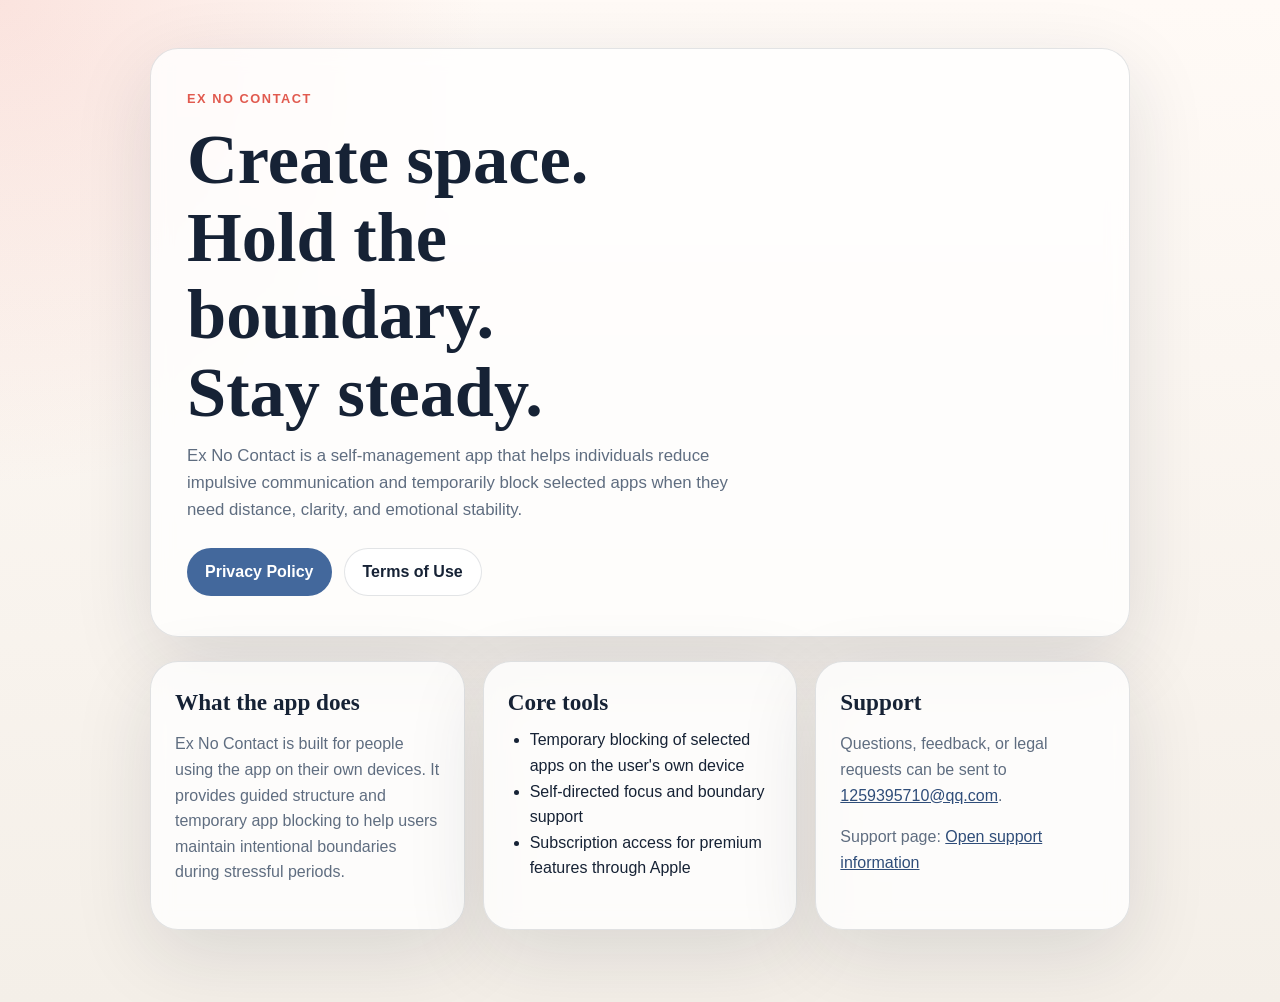
<file: index.html>
<!doctype html>
<html lang="en">
  <head>
    <meta charset="UTF-8" />
    <meta name="viewport" content="width=device-width, initial-scale=1.0" />
    <title>Ex No Contact</title>
    <meta
      name="description"
      content="Ex No Contact helps individuals create healthy boundaries and reduce impulsive app use during emotionally difficult periods."
    />
    <link rel="stylesheet" href="./styles.css" />
  </head>
  <body>
    <main class="page-shell">
      <section class="hero-card">
        <p class="eyebrow">Ex No Contact</p>
        <h1>Create space. Hold the boundary. Stay steady.</h1>
        <p class="lead">
          Ex No Contact is a self-management app that helps individuals reduce
          impulsive communication and temporarily block selected apps when they
          need distance, clarity, and emotional stability.
        </p>
        <div class="cta-row">
          <a class="button" href="./privacy.html">Privacy Policy</a>
          <a class="button button-secondary" href="./terms.html"
            >Terms of Use</a
          >
        </div>
      </section>

      <section class="content-grid">
        <article class="info-card">
          <h2>What the app does</h2>
          <p>
            Ex No Contact is built for people using the app on their own
            devices. It provides guided structure and temporary app blocking to
            help users maintain intentional boundaries during stressful periods.
          </p>
        </article>

        <article class="info-card">
          <h2>Core tools</h2>
          <ul>
            <li>Temporary blocking of selected apps on the user's own device</li>
            <li>Self-directed focus and boundary support</li>
            <li>Subscription access for premium features through Apple</li>
          </ul>
        </article>

        <article class="info-card">
          <h2>Support</h2>
          <p>
            Questions, feedback, or legal requests can be sent to
            <a href="mailto:1259395710@qq.com">1259395710@qq.com</a>.
          </p>
          <p>
            Support page:
            <a href="./support.html">Open support information</a>
          </p>
        </article>
      </section>
    </main>
  </body>
</html>
</file>
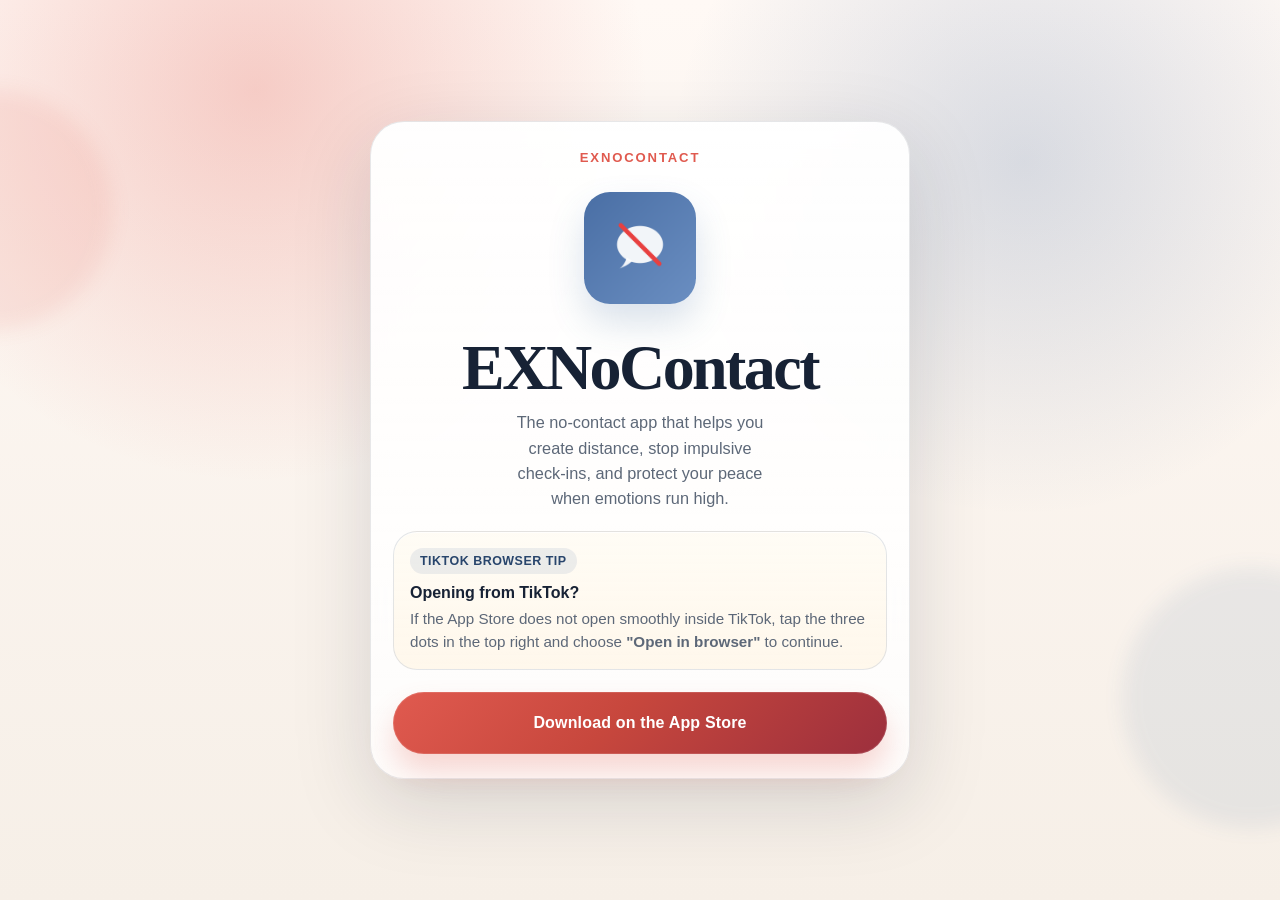
<file: bio.html>
<!doctype html>
<html lang="en">
  <head>
    <meta charset="UTF-8" />
    <meta name="viewport" content="width=device-width, initial-scale=1.0" />
    <title>EXNoContact | Download on the App Store</title>
    <meta
      name="description"
      content="Download EXNoContact on the App Store. Create distance, reduce impulsive contact, and hold your boundary with clarity."
    />
    <meta property="og:title" content="EXNoContact" />
    <meta
      property="og:description"
      content="Download EXNoContact on the App Store."
    />
    <meta property="og:image" content="./app-icon.png" />
    <link rel="stylesheet" href="./bio.css" />
  </head>
  <body>
    <main class="landing-shell">
      <div class="ambient ambient-one"></div>
      <div class="ambient ambient-two"></div>

      <section class="hero-panel">
        <p class="brand-kicker">EXNoContact</p>

        <div class="icon-pulse-wrap" aria-hidden="true">
          <div class="icon-pulse-ring ring-one"></div>
          <div class="icon-pulse-ring ring-two"></div>
          <img
            class="app-icon"
            src="./app-icon.png"
            alt="EXNoContact app icon"
          />
        </div>

        <h1>EXNoContact</h1>
        <p class="hero-copy">
          The no-contact app that helps you create distance, stop impulsive
          check-ins, and protect your peace when emotions run high.
        </p>

        <section class="notice-card" id="browserNotice">
          <div class="notice-badge" id="browserBadge">TikTok browser tip</div>
          <p class="notice-title" id="browserTitle">Opening from TikTok?</p>
          <p class="notice-copy" id="browserCopy">
            If the App Store does not open smoothly inside TikTok, tap the
            three dots in the top right and choose
            <strong>"Open in browser"</strong> to continue.
          </p>
        </section>

        <a
          class="download-button"
          href="https://apps.apple.com/app/ex-no-contact/id6761607996"
          target="_blank"
          rel="noopener noreferrer"
        >
          <span>Download on the App Store</span>
        </a>
      </section>
    </main>

    <script>
      const userAgent = navigator.userAgent || "";
      const browserNotice = document.getElementById("browserNotice");
      const browserBadge = document.getElementById("browserBadge");
      const browserTitle = document.getElementById("browserTitle");
      const browserCopy = document.getElementById("browserCopy");
      const isTikTokBrowser =
        /TikTok|musical_ly|BytedanceWebview|ByteLocale/i.test(userAgent);

      if (isTikTokBrowser) {
        browserNotice.classList.add("notice-card-active");
        browserBadge.textContent = "TikTok browser detected";
        browserTitle.textContent = "Having trouble opening the App Store?";
        browserCopy.innerHTML =
          'Tap the three dots in the top right and choose <strong>"Open in browser"</strong> to continue on the App Store.';
      }
    </script>
  </body>
</html>
</file>
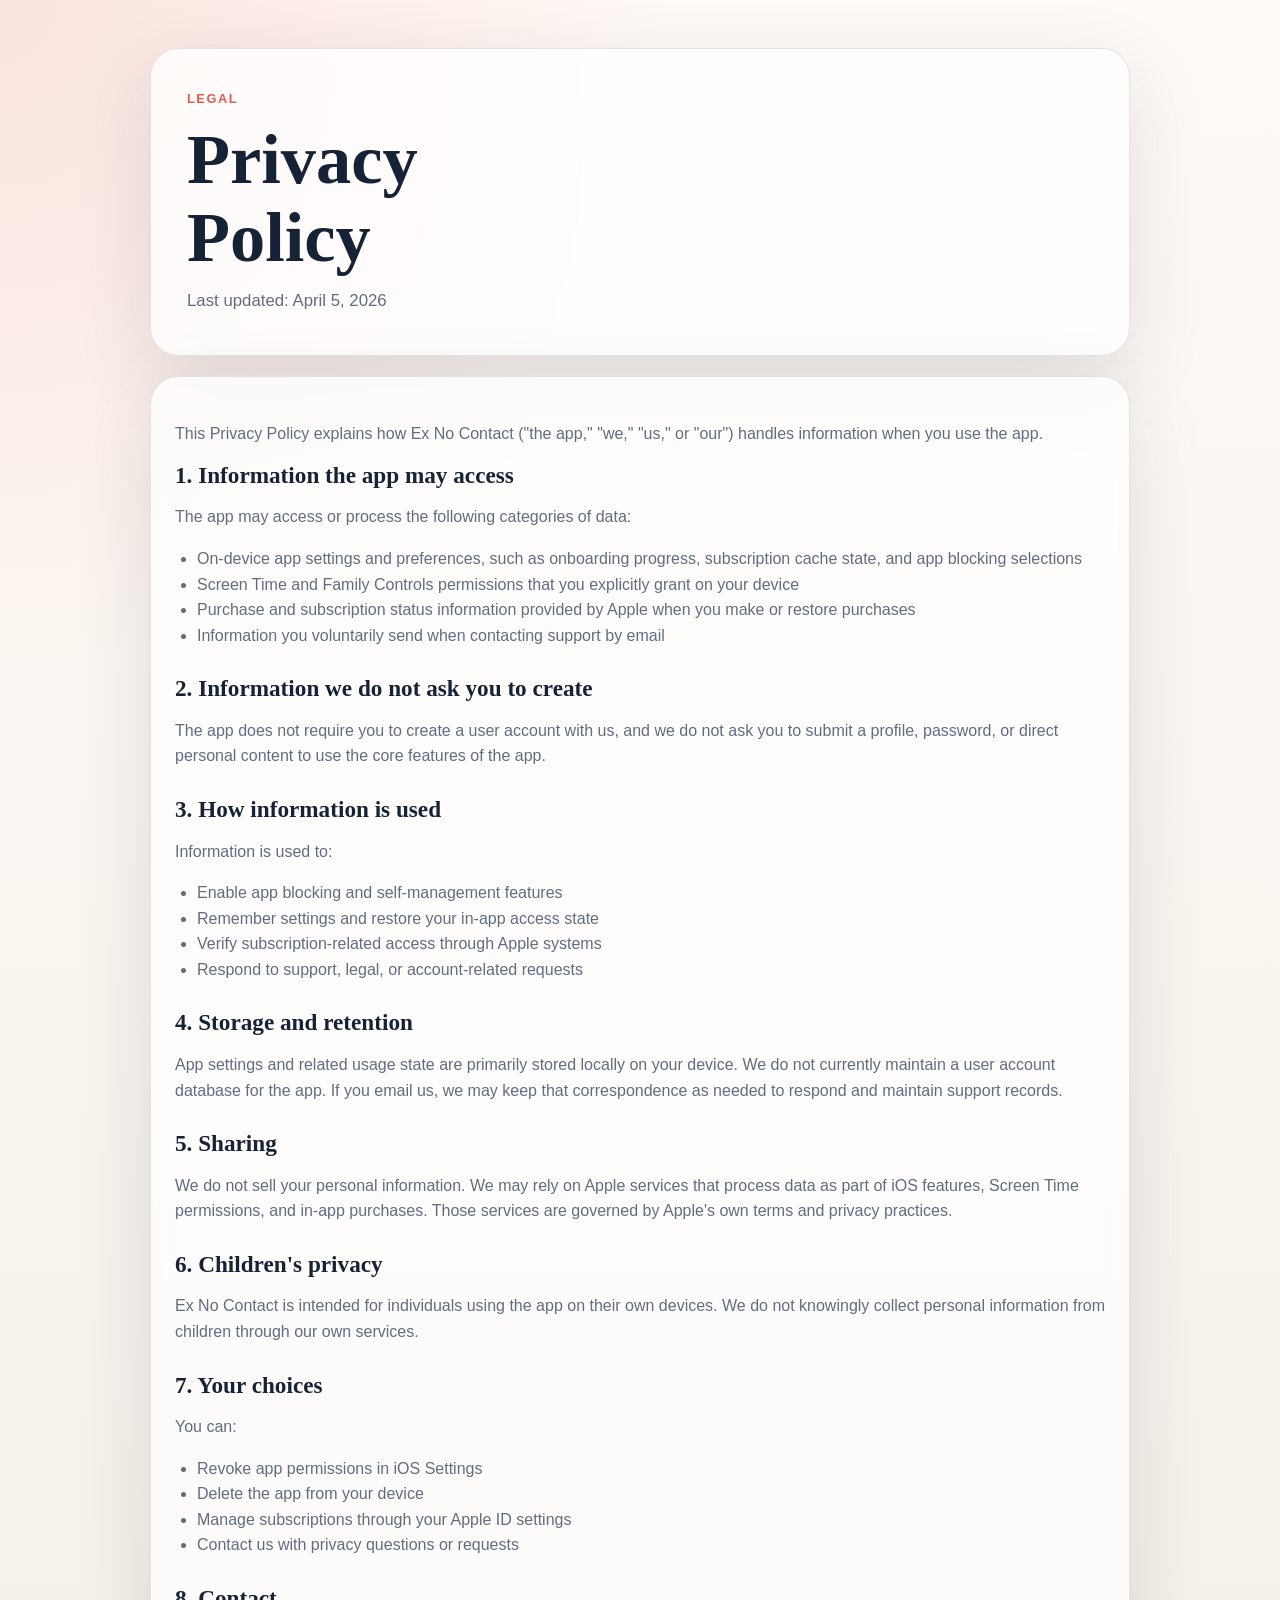
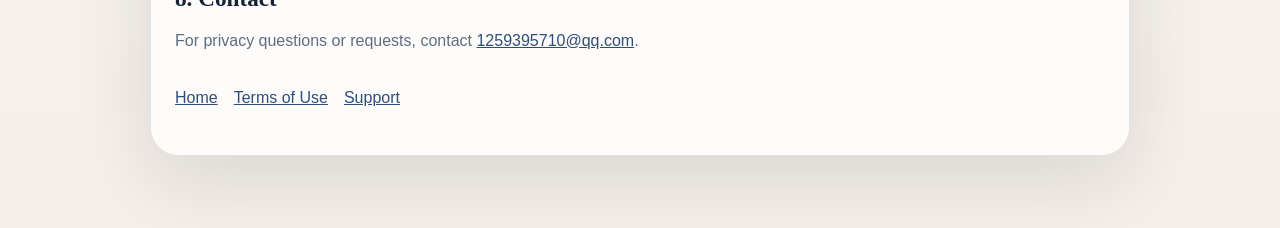
<file: privacy.html>
<!doctype html>
<html lang="en">
  <head>
    <meta charset="UTF-8" />
    <meta name="viewport" content="width=device-width, initial-scale=1.0" />
    <title>Ex No Contact Privacy Policy</title>
    <meta
      name="description"
      content="Privacy Policy for Ex No Contact."
    />
    <link rel="stylesheet" href="./styles.css" />
  </head>
  <body>
    <main class="page-shell">
      <section class="hero-card hero-card-compact">
        <p class="eyebrow">Legal</p>
        <h1>Privacy Policy</h1>
        <p class="lead">Last updated: April 5, 2026</p>
      </section>

      <section class="legal-card">
        <p>
          This Privacy Policy explains how Ex No Contact ("the app," "we," "us,"
          or "our") handles information when you use the app.
        </p>

        <h2>1. Information the app may access</h2>
        <p>The app may access or process the following categories of data:</p>
        <ul>
          <li>
            On-device app settings and preferences, such as onboarding progress,
            subscription cache state, and app blocking selections
          </li>
          <li>
            Screen Time and Family Controls permissions that you explicitly grant
            on your device
          </li>
          <li>
            Purchase and subscription status information provided by Apple when
            you make or restore purchases
          </li>
          <li>
            Information you voluntarily send when contacting support by email
          </li>
        </ul>

        <h2>2. Information we do not ask you to create</h2>
        <p>
          The app does not require you to create a user account with us, and we
          do not ask you to submit a profile, password, or direct personal
          content to use the core features of the app.
        </p>

        <h2>3. How information is used</h2>
        <p>Information is used to:</p>
        <ul>
          <li>Enable app blocking and self-management features</li>
          <li>Remember settings and restore your in-app access state</li>
          <li>Verify subscription-related access through Apple systems</li>
          <li>Respond to support, legal, or account-related requests</li>
        </ul>

        <h2>4. Storage and retention</h2>
        <p>
          App settings and related usage state are primarily stored locally on
          your device. We do not currently maintain a user account database for
          the app. If you email us, we may keep that correspondence as needed to
          respond and maintain support records.
        </p>

        <h2>5. Sharing</h2>
        <p>
          We do not sell your personal information. We may rely on Apple
          services that process data as part of iOS features, Screen Time
          permissions, and in-app purchases. Those services are governed by
          Apple's own terms and privacy practices.
        </p>

        <h2>6. Children's privacy</h2>
        <p>
          Ex No Contact is intended for individuals using the app on their own
          devices. We do not knowingly collect personal information from
          children through our own services.
        </p>

        <h2>7. Your choices</h2>
        <p>You can:</p>
        <ul>
          <li>Revoke app permissions in iOS Settings</li>
          <li>Delete the app from your device</li>
          <li>Manage subscriptions through your Apple ID settings</li>
          <li>Contact us with privacy questions or requests</li>
        </ul>

        <h2>8. Contact</h2>
        <p>
          For privacy questions or requests, contact
          <a href="mailto:1259395710@qq.com">1259395710@qq.com</a>.
        </p>

        <p class="legal-nav">
          <a href="./index.html">Home</a>
          <a href="./terms.html">Terms of Use</a>
          <a href="./support.html">Support</a>
        </p>
      </section>
    </main>
  </body>
</html>
</file>
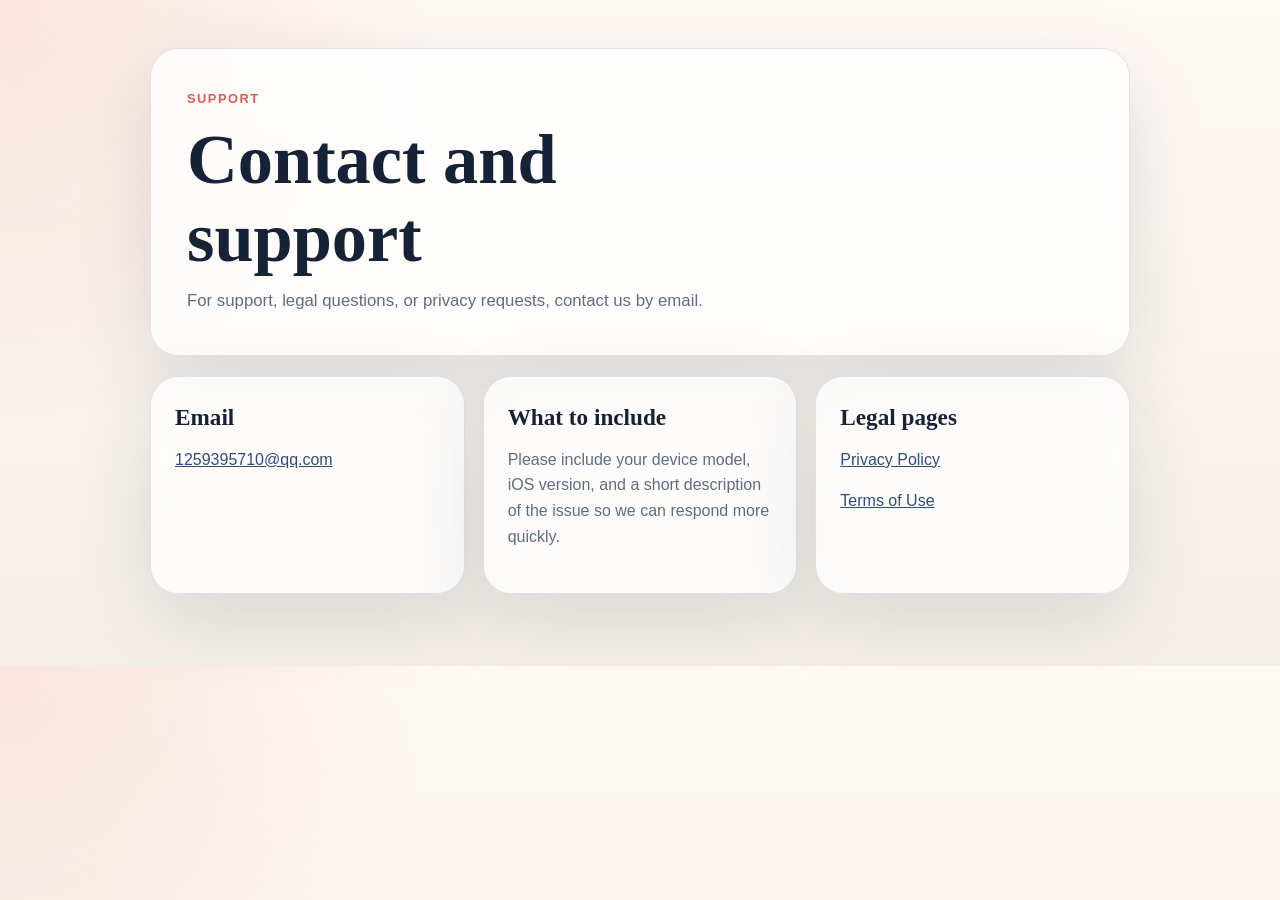
<file: support.html>
<!doctype html>
<html lang="en">
  <head>
    <meta charset="UTF-8" />
    <meta name="viewport" content="width=device-width, initial-scale=1.0" />
    <title>Ex No Contact Support</title>
    <meta name="description" content="Support information for Ex No Contact." />
    <link rel="stylesheet" href="./styles.css" />
  </head>
  <body>
    <main class="page-shell">
      <section class="hero-card hero-card-compact">
        <p class="eyebrow">Support</p>
        <h1>Contact and support</h1>
        <p class="lead">
          For support, legal questions, or privacy requests, contact us by email.
        </p>
      </section>

      <section class="content-grid">
        <article class="info-card">
          <h2>Email</h2>
          <p>
            <a href="mailto:1259395710@qq.com">1259395710@qq.com</a>
          </p>
        </article>

        <article class="info-card">
          <h2>What to include</h2>
          <p>
            Please include your device model, iOS version, and a short
            description of the issue so we can respond more quickly.
          </p>
        </article>

        <article class="info-card">
          <h2>Legal pages</h2>
          <p><a href="./privacy.html">Privacy Policy</a></p>
          <p><a href="./terms.html">Terms of Use</a></p>
        </article>
      </section>
    </main>
  </body>
</html>
</file>
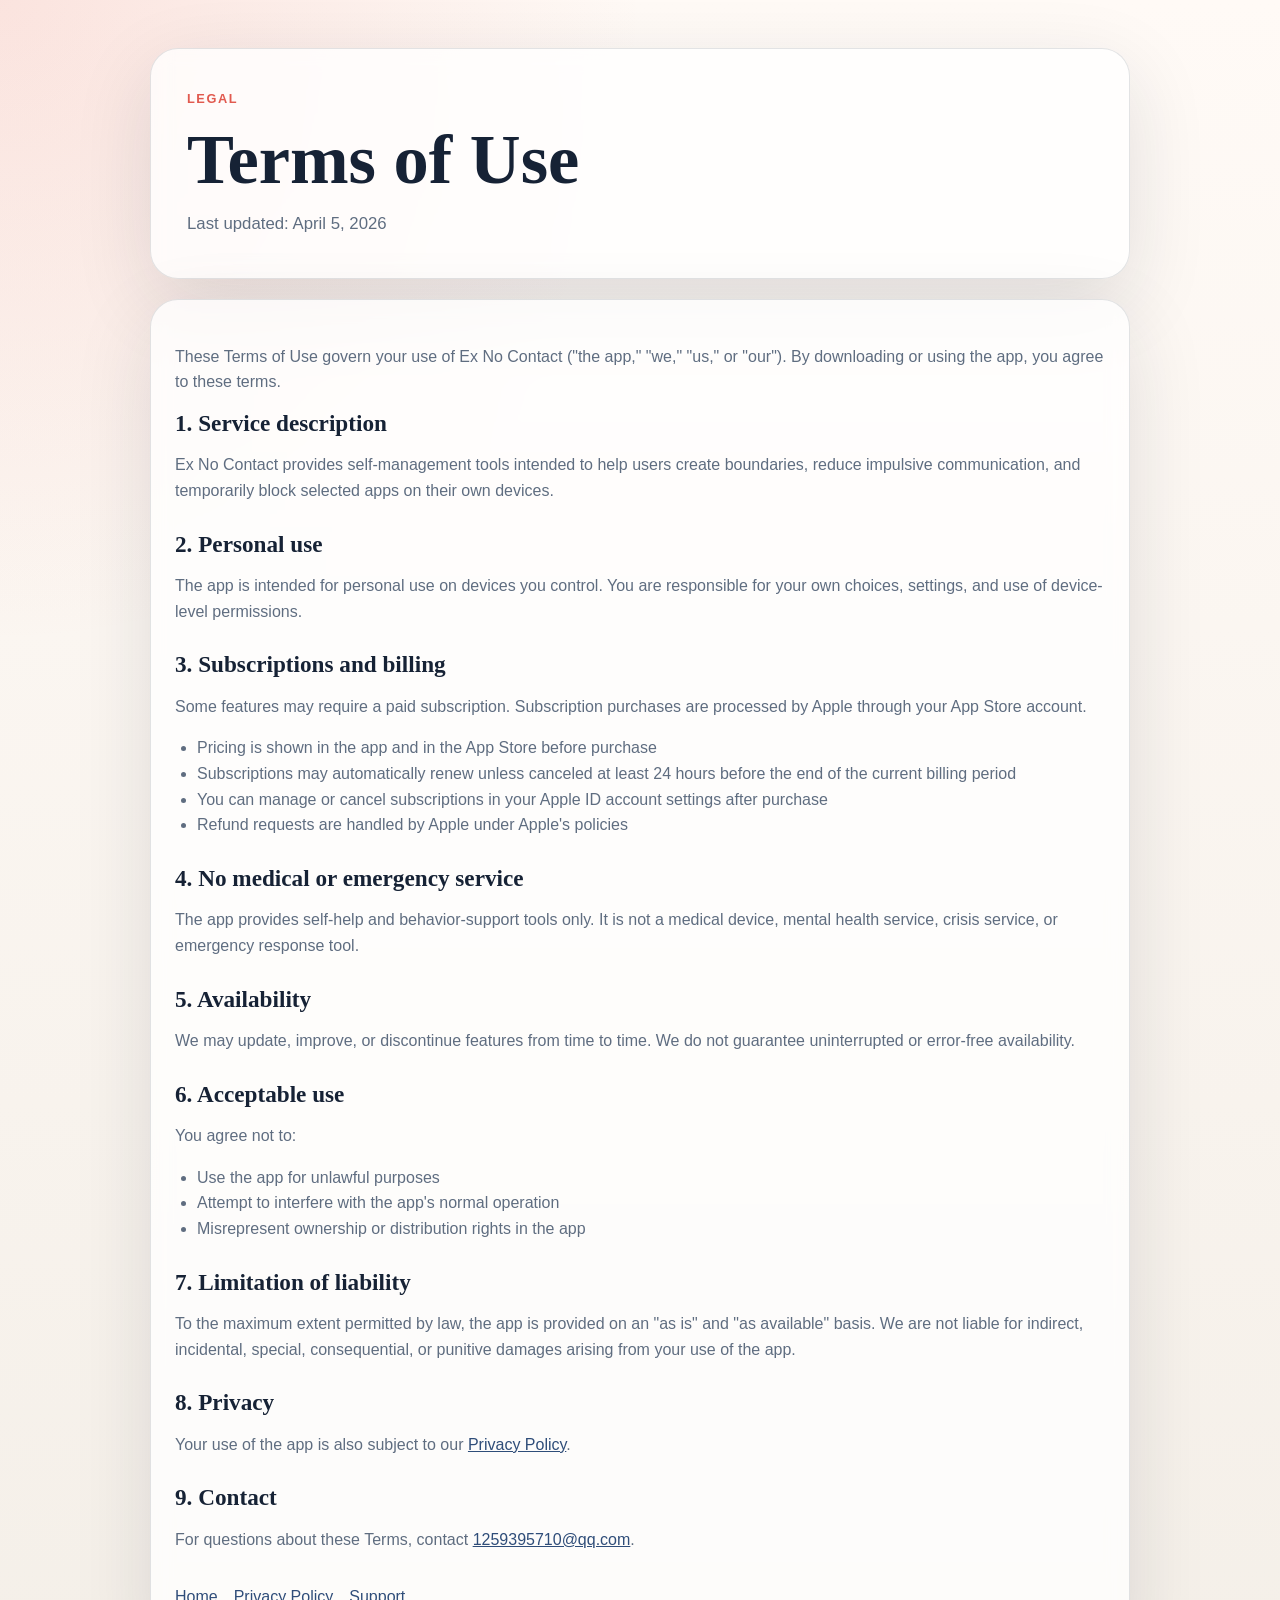
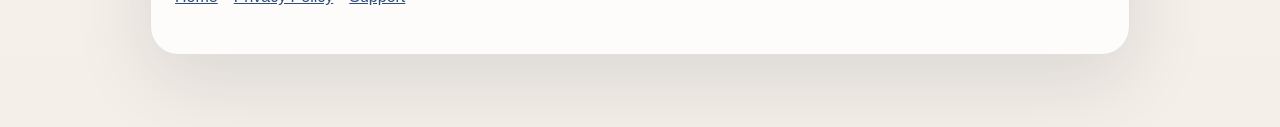
<file: terms.html>
<!doctype html>
<html lang="en">
  <head>
    <meta charset="UTF-8" />
    <meta name="viewport" content="width=device-width, initial-scale=1.0" />
    <title>Ex No Contact Terms of Use</title>
    <meta name="description" content="Terms of Use for Ex No Contact." />
    <link rel="stylesheet" href="./styles.css" />
  </head>
  <body>
    <main class="page-shell">
      <section class="hero-card hero-card-compact">
        <p class="eyebrow">Legal</p>
        <h1>Terms of Use</h1>
        <p class="lead">Last updated: April 5, 2026</p>
      </section>

      <section class="legal-card">
        <p>
          These Terms of Use govern your use of Ex No Contact ("the app," "we,"
          "us," or "our"). By downloading or using the app, you agree to these
          terms.
        </p>

        <h2>1. Service description</h2>
        <p>
          Ex No Contact provides self-management tools intended to help users
          create boundaries, reduce impulsive communication, and temporarily
          block selected apps on their own devices.
        </p>

        <h2>2. Personal use</h2>
        <p>
          The app is intended for personal use on devices you control. You are
          responsible for your own choices, settings, and use of device-level
          permissions.
        </p>

        <h2>3. Subscriptions and billing</h2>
        <p>
          Some features may require a paid subscription. Subscription purchases
          are processed by Apple through your App Store account.
        </p>
        <ul>
          <li>Pricing is shown in the app and in the App Store before purchase</li>
          <li>
            Subscriptions may automatically renew unless canceled at least 24
            hours before the end of the current billing period
          </li>
          <li>
            You can manage or cancel subscriptions in your Apple ID account
            settings after purchase
          </li>
          <li>Refund requests are handled by Apple under Apple's policies</li>
        </ul>

        <h2>4. No medical or emergency service</h2>
        <p>
          The app provides self-help and behavior-support tools only. It is not
          a medical device, mental health service, crisis service, or emergency
          response tool.
        </p>

        <h2>5. Availability</h2>
        <p>
          We may update, improve, or discontinue features from time to time. We
          do not guarantee uninterrupted or error-free availability.
        </p>

        <h2>6. Acceptable use</h2>
        <p>You agree not to:</p>
        <ul>
          <li>Use the app for unlawful purposes</li>
          <li>Attempt to interfere with the app's normal operation</li>
          <li>Misrepresent ownership or distribution rights in the app</li>
        </ul>

        <h2>7. Limitation of liability</h2>
        <p>
          To the maximum extent permitted by law, the app is provided on an "as
          is" and "as available" basis. We are not liable for indirect,
          incidental, special, consequential, or punitive damages arising from
          your use of the app.
        </p>

        <h2>8. Privacy</h2>
        <p>
          Your use of the app is also subject to our
          <a href="./privacy.html">Privacy Policy</a>.
        </p>

        <h2>9. Contact</h2>
        <p>
          For questions about these Terms, contact
          <a href="mailto:1259395710@qq.com">1259395710@qq.com</a>.
        </p>

        <p class="legal-nav">
          <a href="./index.html">Home</a>
          <a href="./privacy.html">Privacy Policy</a>
          <a href="./support.html">Support</a>
        </p>
      </section>
    </main>
  </body>
</html>
</file>
<file: styles.css>
:root {
  --bg: #f4efe8;
  --surface: rgba(255, 255, 255, 0.78);
  --surface-strong: #ffffff;
  --text: #162235;
  --muted: #5f6d80;
  --line: rgba(22, 34, 53, 0.12);
  --primary: #43689c;
  --primary-deep: #2f4d79;
  --accent: #e15a4f;
  --shadow: 0 24px 80px rgba(22, 34, 53, 0.12);
}

* {
  box-sizing: border-box;
}

html {
  background:
    radial-gradient(circle at top left, rgba(225, 90, 79, 0.14), transparent 30%),
    linear-gradient(180deg, #fffaf6 0%, var(--bg) 100%);
}

body {
  margin: 0;
  color: var(--text);
  font-family: "Avenir Next", "Trebuchet MS", "Segoe UI", sans-serif;
  line-height: 1.6;
}

a {
  color: var(--primary-deep);
}

.page-shell {
  width: min(980px, calc(100% - 32px));
  margin: 0 auto;
  padding: 48px 0 72px;
}

.hero-card,
.info-card,
.legal-card {
  border: 1px solid var(--line);
  border-radius: 28px;
  background: var(--surface);
  backdrop-filter: blur(10px);
  box-shadow: var(--shadow);
}

.hero-card {
  padding: 40px 36px;
  margin-bottom: 24px;
}

.hero-card-compact {
  margin-bottom: 20px;
}

.eyebrow {
  margin: 0 0 12px;
  color: var(--accent);
  font-size: 0.8rem;
  font-weight: 700;
  letter-spacing: 0.12em;
  text-transform: uppercase;
}

h1,
h2 {
  margin: 0 0 12px;
  font-family: "Iowan Old Style", "Palatino Linotype", "Book Antiqua", serif;
  line-height: 1.1;
}

h1 {
  font-size: clamp(2.4rem, 6vw, 4.4rem);
  max-width: 12ch;
}

h2 {
  font-size: 1.45rem;
}

.lead {
  max-width: 60ch;
  margin: 0;
  color: var(--muted);
  font-size: 1.05rem;
}

.cta-row {
  display: flex;
  flex-wrap: wrap;
  gap: 12px;
  margin-top: 24px;
}

.button {
  display: inline-flex;
  align-items: center;
  justify-content: center;
  min-height: 48px;
  padding: 0 18px;
  border-radius: 999px;
  background: var(--primary);
  color: #fff;
  font-weight: 600;
  text-decoration: none;
}

.button-secondary {
  background: var(--surface-strong);
  color: var(--text);
  border: 1px solid var(--line);
}

.content-grid {
  display: grid;
  grid-template-columns: repeat(3, minmax(0, 1fr));
  gap: 18px;
}

.info-card,
.legal-card {
  padding: 28px 24px;
}

.info-card p,
.legal-card p,
.legal-card li {
  color: var(--muted);
}

.legal-card ul,
.info-card ul {
  margin: 12px 0 0;
  padding-left: 22px;
}

.legal-card h2:not(:first-of-type) {
  margin-top: 28px;
}

.legal-nav {
  display: flex;
  flex-wrap: wrap;
  gap: 16px;
  margin-top: 32px;
}

@media (max-width: 800px) {
  .page-shell {
    width: min(100% - 24px, 980px);
    padding: 24px 0 48px;
  }

  .hero-card {
    padding: 28px 22px;
  }

  .content-grid {
    grid-template-columns: 1fr;
  }
}
</file>
<file: bio.css>
:root {
  --bg: #f6efe7;
  --surface: rgba(255, 255, 255, 0.78);
  --surface-strong: rgba(255, 255, 255, 0.94);
  --text: #172235;
  --muted: #5d6878;
  --line: rgba(23, 34, 53, 0.1);
  --brand: #e05a4f;
  --brand-deep: #c7473d;
  --accent: #43689c;
  --accent-deep: #28456c;
  --glow: rgba(224, 90, 79, 0.22);
  --shadow: 0 24px 80px rgba(23, 34, 53, 0.15);
}

* {
  box-sizing: border-box;
}

html {
  min-height: 100%;
  background:
    radial-gradient(circle at 20% 10%, rgba(224, 90, 79, 0.28), transparent 30%),
    radial-gradient(circle at 80% 18%, rgba(67, 104, 156, 0.2), transparent 28%),
    linear-gradient(180deg, #fff9f5 0%, var(--bg) 100%);
}

body {
  margin: 0;
  min-height: 100vh;
  color: var(--text);
  font-family: "Avenir Next", "Trebuchet MS", "Segoe UI", sans-serif;
}

.landing-shell {
  position: relative;
  min-height: 100vh;
  display: grid;
  place-items: center;
  overflow: hidden;
  padding: 28px 18px;
}

.ambient {
  position: absolute;
  border-radius: 999px;
  filter: blur(10px);
  opacity: 0.65;
  pointer-events: none;
}

.ambient-one {
  top: 10%;
  left: -10%;
  width: 240px;
  height: 240px;
  background: rgba(224, 90, 79, 0.16);
}

.ambient-two {
  right: -8%;
  bottom: 8%;
  width: 260px;
  height: 260px;
  background: rgba(67, 104, 156, 0.14);
}

.hero-panel {
  position: relative;
  width: min(100%, 540px);
  padding: 28px 22px 24px;
  border: 1px solid var(--line);
  border-radius: 34px;
  background:
    linear-gradient(180deg, rgba(255, 255, 255, 0.96) 0%, rgba(255, 255, 255, 0.82) 100%);
  backdrop-filter: blur(16px);
  box-shadow: var(--shadow);
  text-align: center;
}

.brand-kicker {
  margin: 0 0 16px;
  color: var(--brand);
  font-size: 0.82rem;
  font-weight: 800;
  letter-spacing: 0.14em;
  text-transform: uppercase;
}

.icon-pulse-wrap {
  position: relative;
  width: 134px;
  height: 134px;
  margin: 0 auto 22px;
  display: grid;
  place-items: center;
}

.icon-pulse-ring {
  position: absolute;
  inset: 10px;
  border-radius: 32px;
  background: radial-gradient(circle, rgba(224, 90, 79, 0.22), transparent 68%);
  animation: heartbeat-ring 2.4s ease-in-out infinite;
}

.ring-two {
  animation-delay: 1.2s;
}

.app-icon {
  position: relative;
  width: 112px;
  height: 112px;
  border-radius: 26px;
  box-shadow:
    0 18px 36px rgba(67, 104, 156, 0.2),
    0 0 0 8px rgba(255, 255, 255, 0.62);
  animation: heartbeat-icon 1.85s ease-in-out infinite;
}

h1 {
  margin: 0 0 12px;
  font-family: "Iowan Old Style", "Palatino Linotype", "Book Antiqua", serif;
  font-size: clamp(2.5rem, 10vw, 4rem);
  line-height: 0.96;
  letter-spacing: -0.04em;
}

.hero-copy {
  margin: 0 auto 20px;
  max-width: 28ch;
  color: var(--muted);
  font-size: 1.02rem;
  line-height: 1.55;
}

.notice-card {
  margin: 0 0 22px;
  padding: 16px 16px 15px;
  border: 1px solid rgba(67, 104, 156, 0.15);
  border-radius: 24px;
  background:
    linear-gradient(180deg, rgba(255, 252, 245, 0.98) 0%, rgba(255, 247, 234, 0.92) 100%);
  box-shadow: inset 0 1px 0 rgba(255, 255, 255, 0.7);
  text-align: left;
}

.notice-card-active {
  border-color: rgba(224, 90, 79, 0.3);
  box-shadow:
    inset 0 1px 0 rgba(255, 255, 255, 0.78),
    0 16px 34px rgba(224, 90, 79, 0.12);
}

.notice-badge {
  display: inline-flex;
  margin-bottom: 10px;
  padding: 6px 10px;
  border-radius: 999px;
  background: rgba(67, 104, 156, 0.1);
  color: var(--accent-deep);
  font-size: 0.78rem;
  font-weight: 800;
  letter-spacing: 0.04em;
  text-transform: uppercase;
}

.notice-title {
  margin: 0 0 6px;
  font-size: 1rem;
  font-weight: 800;
  color: var(--text);
}

.notice-copy {
  margin: 0;
  color: var(--muted);
  font-size: 0.95rem;
  line-height: 1.5;
}

.download-button {
  display: inline-flex;
  align-items: center;
  justify-content: center;
  width: 100%;
  min-height: 62px;
  padding: 0 22px;
  border-radius: 999px;
  background:
    linear-gradient(135deg, var(--brand) 0%, var(--brand-deep) 45%, #9c2f3d 100%);
  color: #fff;
  text-decoration: none;
  font-size: 1rem;
  font-weight: 800;
  letter-spacing: 0.01em;
  box-shadow:
    0 18px 30px rgba(224, 90, 79, 0.24),
    0 0 0 1px rgba(255, 255, 255, 0.12) inset;
  transition:
    transform 180ms ease,
    box-shadow 180ms ease,
    filter 180ms ease;
}

.download-button:hover {
  transform: translateY(-2px);
  filter: saturate(1.05);
  box-shadow:
    0 22px 34px rgba(224, 90, 79, 0.28),
    0 0 0 1px rgba(255, 255, 255, 0.14) inset;
}

.download-button:active {
  transform: translateY(0);
}

@keyframes heartbeat-icon {
  0%,
  100% {
    transform: scale(1);
  }

  14% {
    transform: scale(1.08);
  }

  28% {
    transform: scale(0.98);
  }

  42% {
    transform: scale(1.1);
  }

  56% {
    transform: scale(1);
  }
}

@keyframes heartbeat-ring {
  0%,
  100% {
    transform: scale(0.86);
    opacity: 0;
  }

  24% {
    opacity: 0.58;
  }

  48% {
    transform: scale(1.14);
    opacity: 0;
  }
}

@media (max-width: 520px) {
  .hero-panel {
    padding: 24px 18px 20px;
    border-radius: 28px;
  }

  .icon-pulse-wrap {
    width: 120px;
    height: 120px;
    margin-bottom: 18px;
  }

  .app-icon {
    width: 96px;
    height: 96px;
    border-radius: 22px;
  }

  .hero-copy {
    font-size: 0.97rem;
  }

  .download-button {
    min-height: 58px;
  }
}
</file>
